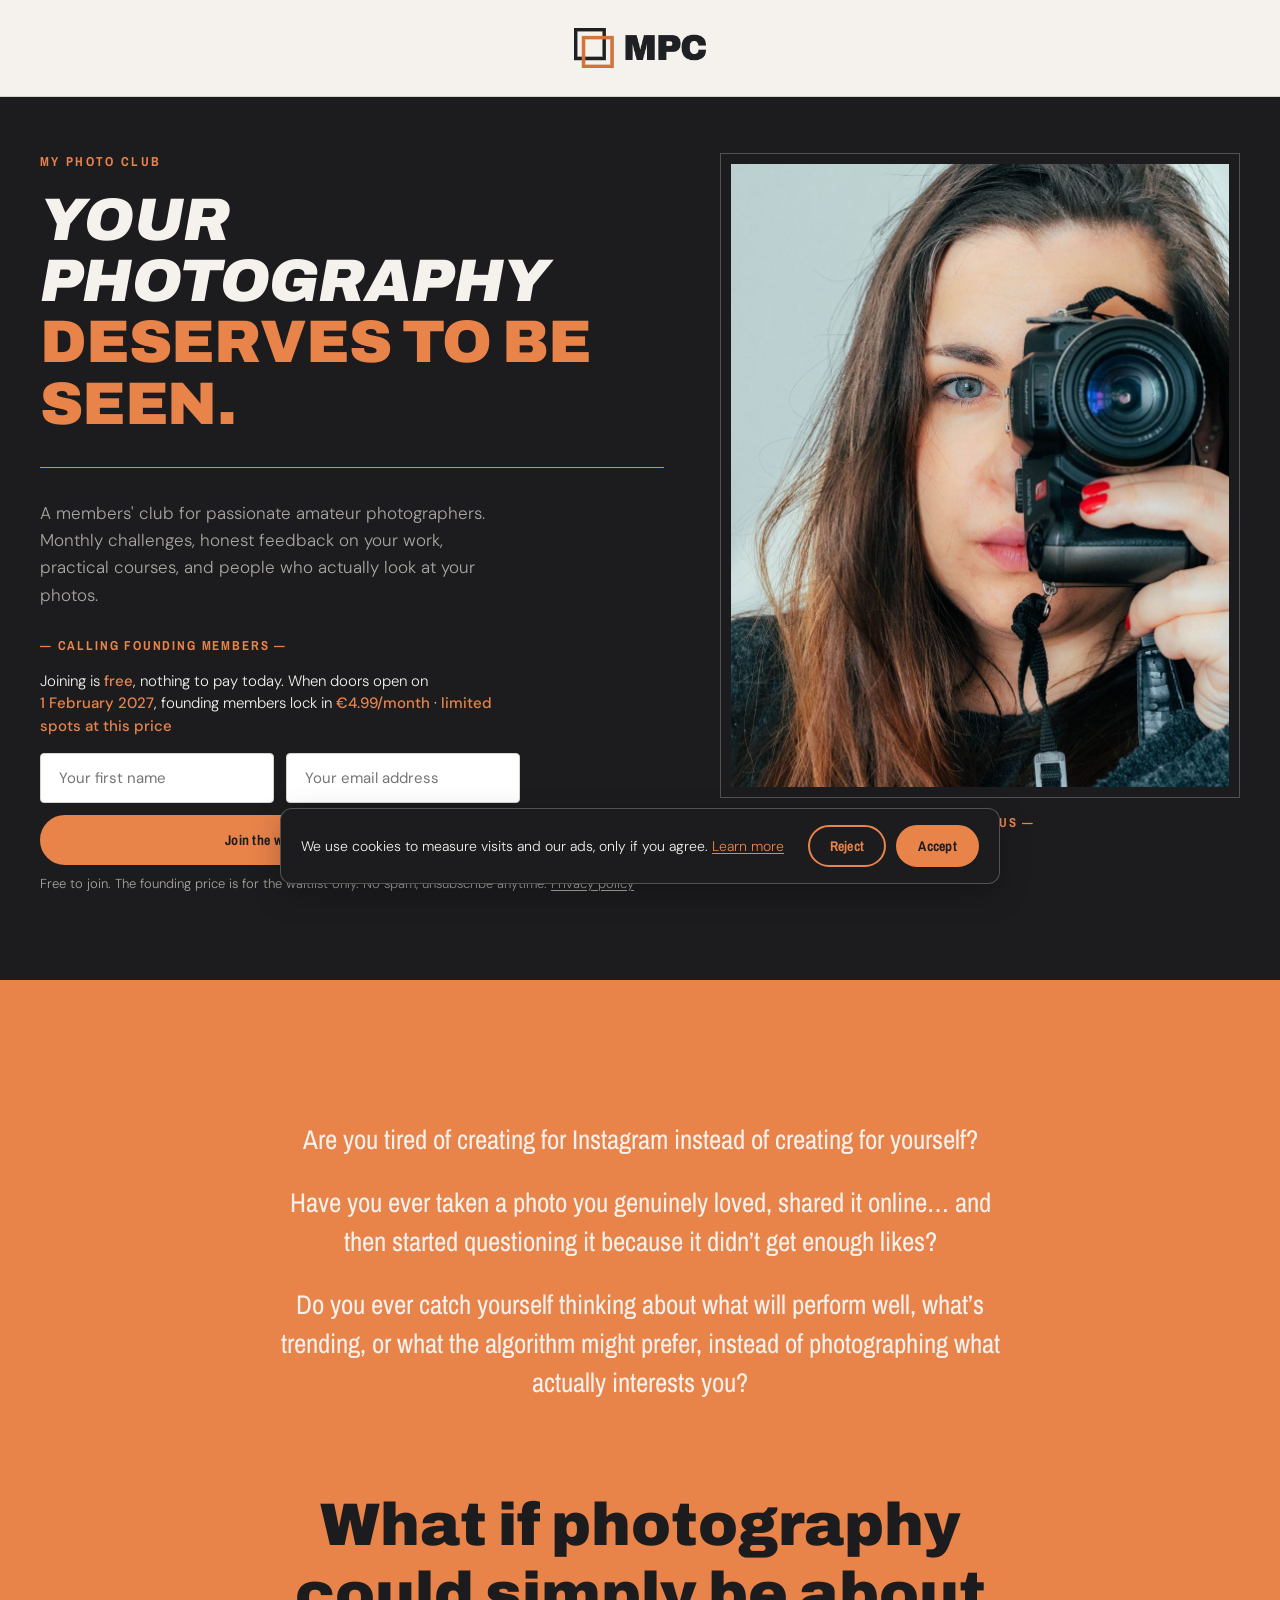
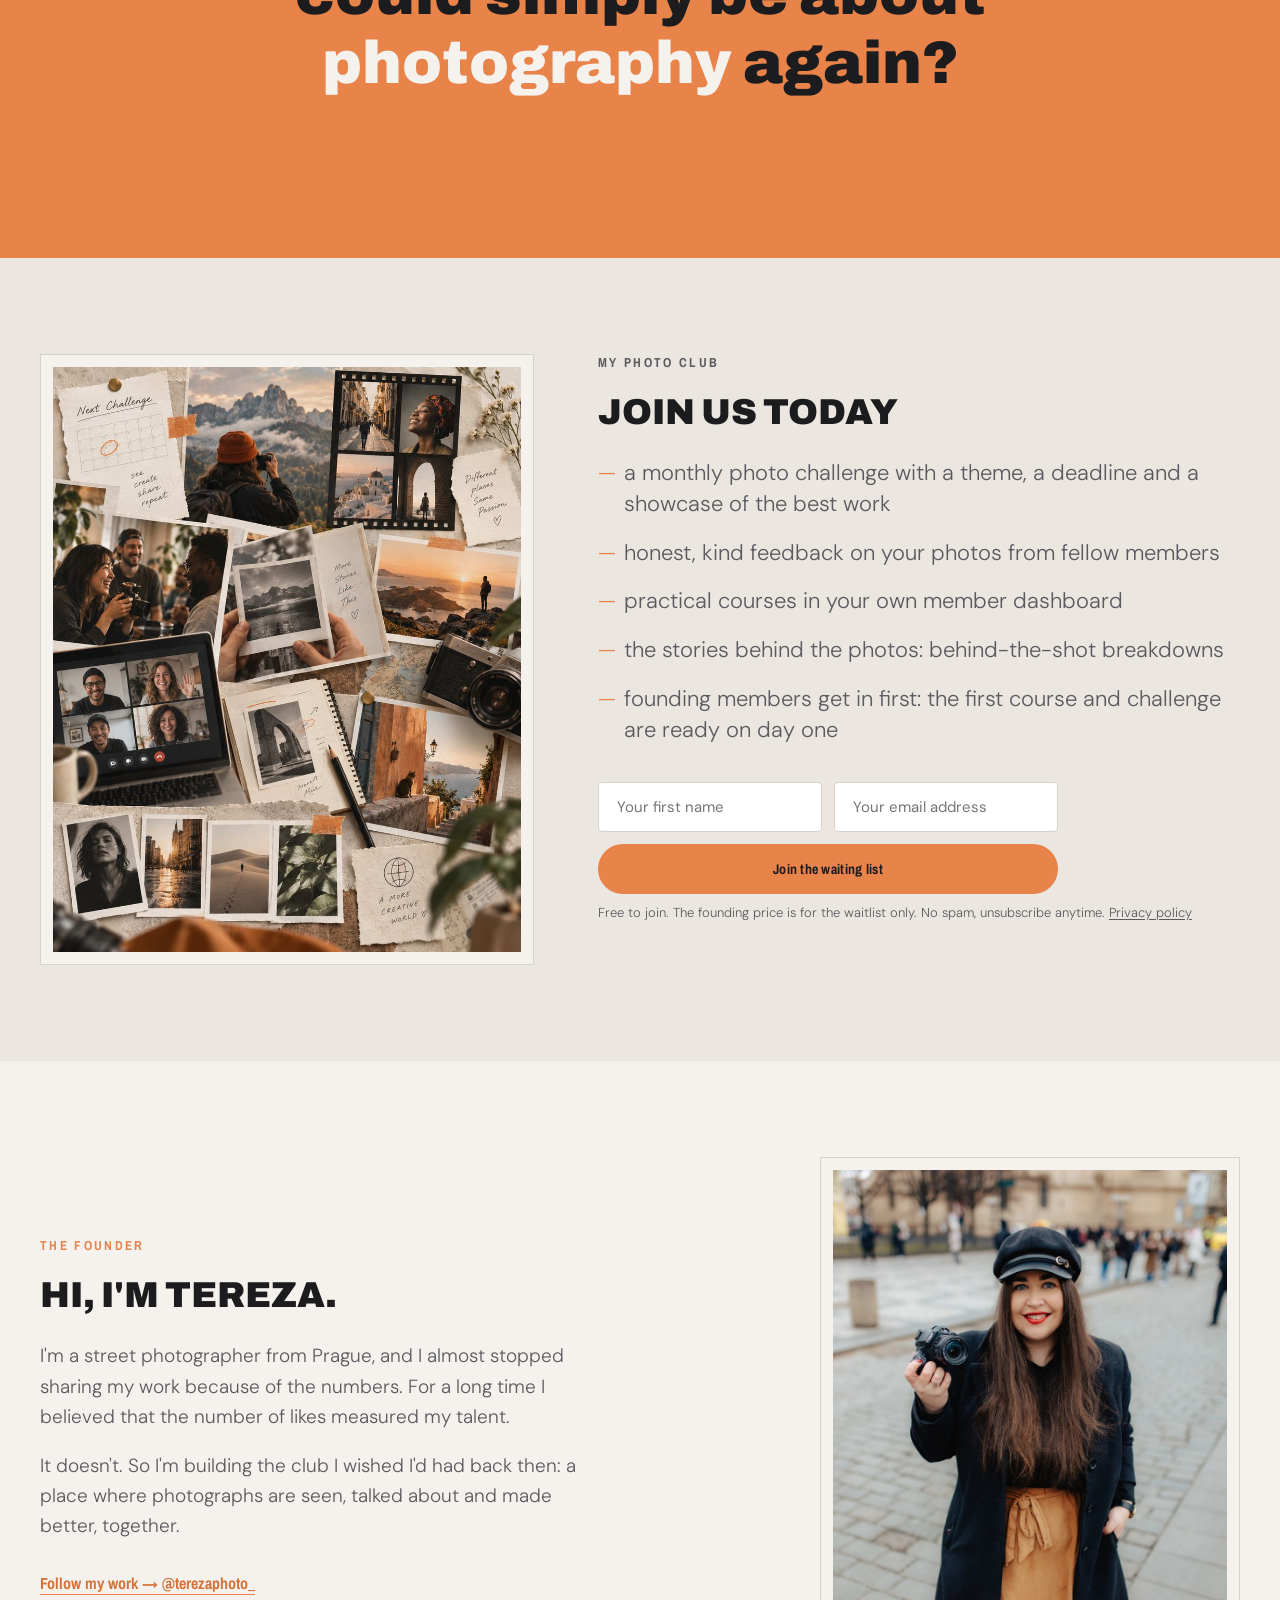
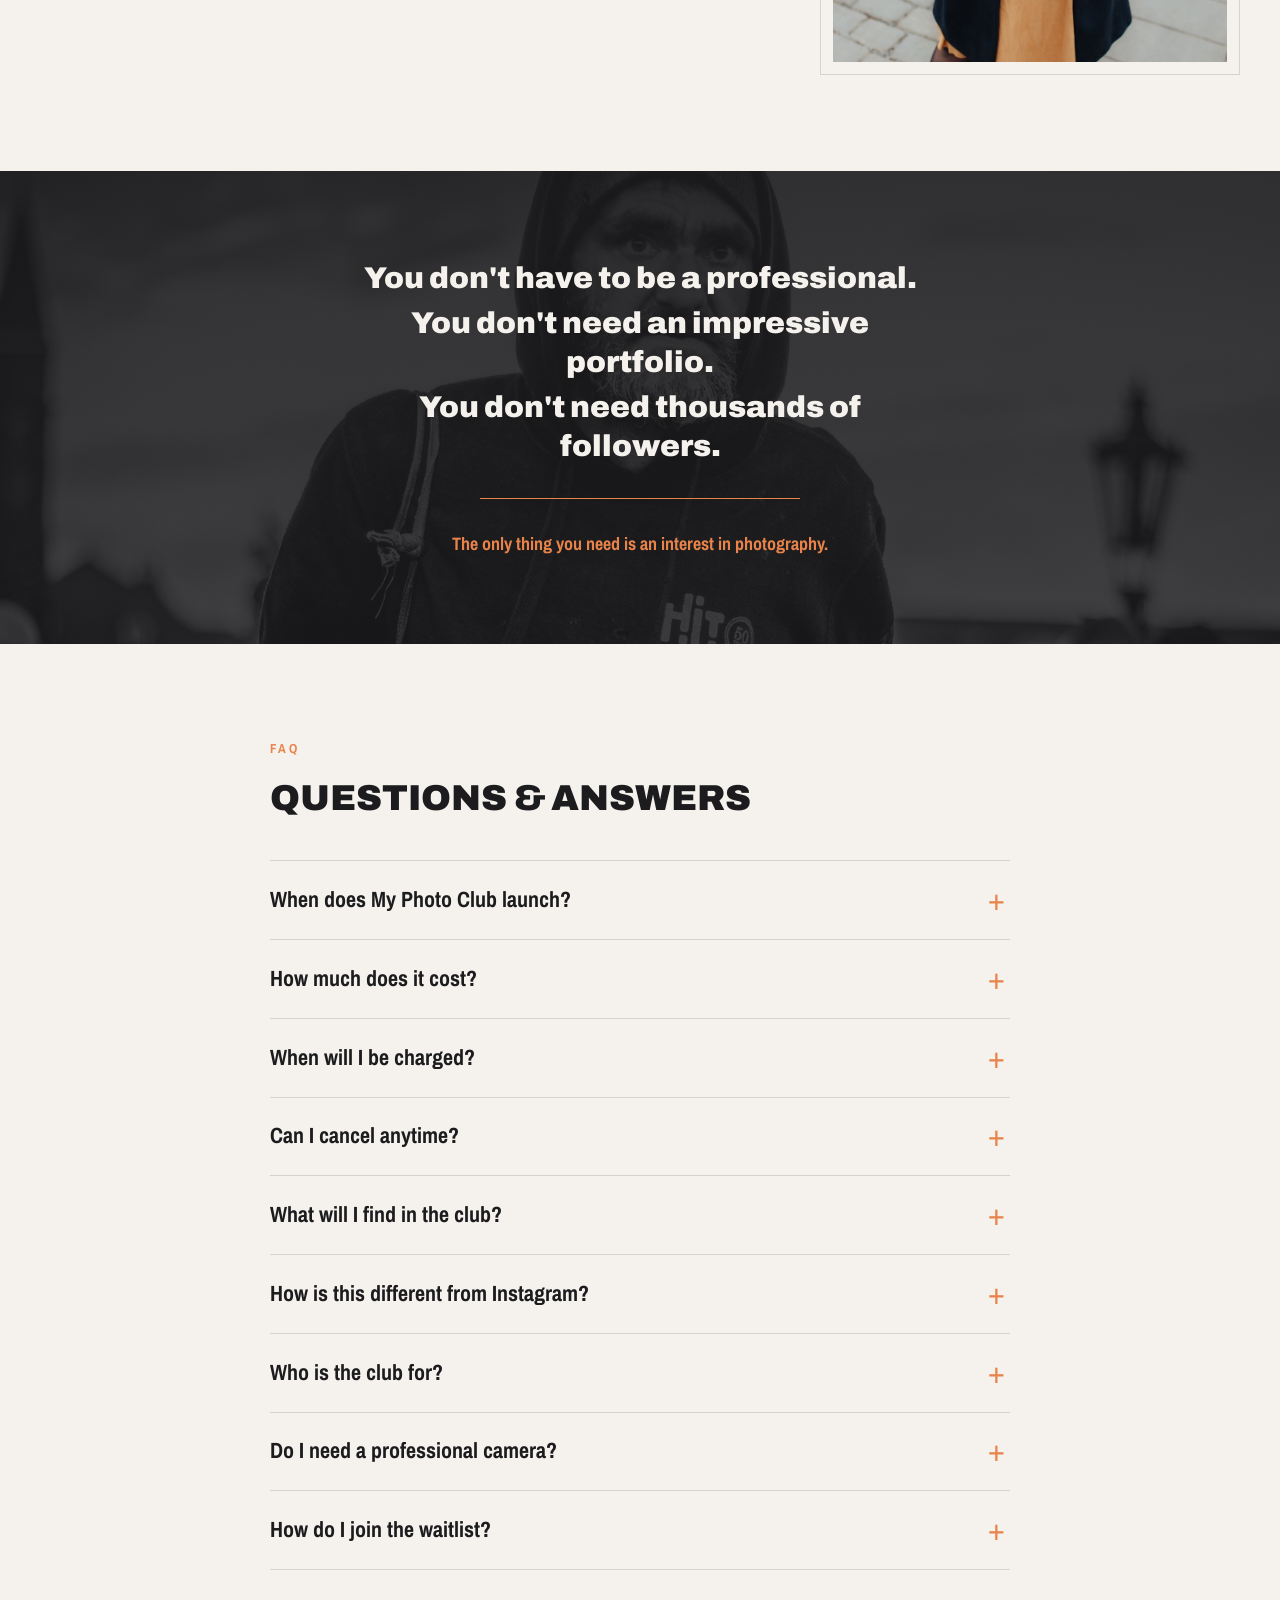
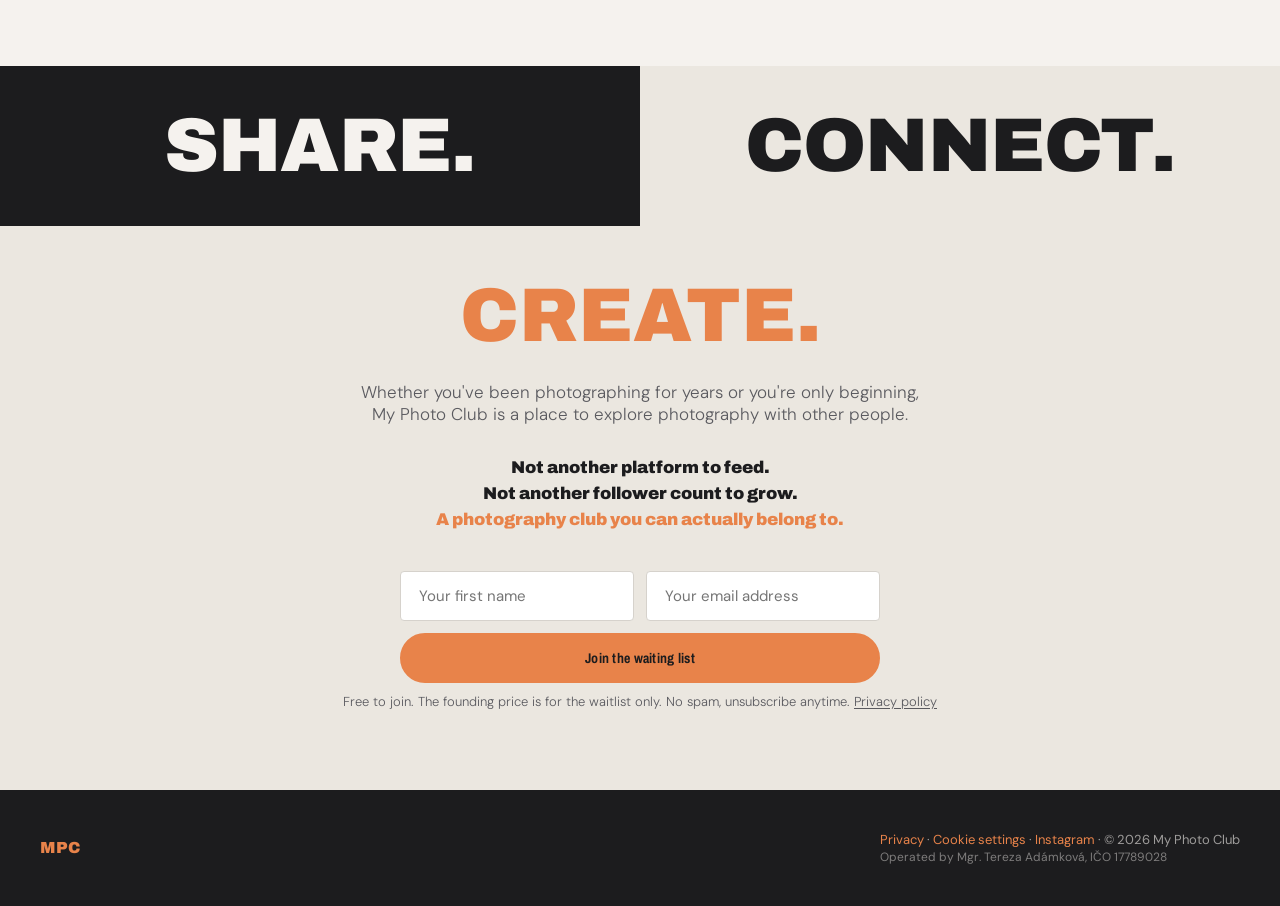
<file: index.html>
<!DOCTYPE html>
<html lang="en">
<head>
<!-- Consent Mode v2 defaults: must run before GTM -->
<script>
window.dataLayer=window.dataLayer||[];function gtag(){dataLayer.push(arguments);}
(function(){var c=null;try{c=localStorage.getItem('mpc_consent');}catch(e){}
var s=c==='granted'?'granted':'denied';
gtag('consent','default',{ad_storage:s,ad_user_data:s,ad_personalization:s,analytics_storage:s,wait_for_update:500});})();
</script>
<!-- Google Tag Manager -->
<script>(function(w,d,s,l,i){w[l]=w[l]||[];w[l].push({'gtm.start':
new Date().getTime(),event:'gtm.js'});var f=d.getElementsByTagName(s)[0],
j=d.createElement(s),dl=l!='dataLayer'?'&l='+l:'';j.async=true;j.src=
'https://www.googletagmanager.com/gtm.js?id='+i+dl;f.parentNode.insertBefore(j,f);
})(window,document,'script','dataLayer','GTM-MCFZTZ5Z');</script>
<!-- End Google Tag Manager -->
<meta charset="UTF-8">
<meta name="viewport" content="width=device-width, initial-scale=1.0">
<title>My Photo Club — Photography is better together.</title>
<link rel="preconnect" href="https://fonts.googleapis.com">
<link rel="preconnect" href="https://fonts.gstatic.com" crossorigin>
<link href="https://fonts.googleapis.com/css2?family=Archivo:ital,wght@0,400;0,700;0,900;1,700;1,900&family=Archivo+Narrow:wght@400;500;700&family=DM+Sans:wght@300;400;500&display=swap" rel="stylesheet">
<meta name="description" content="My Photo Club is a members' club for passionate amateur photographers: monthly challenges, honest feedback on your work and practical courses. No likes race, no algorithm. Founding doors open 1 February 2027.">
<meta property="og:type" content="website">
<meta property="og:url" content="https://myphotoclub.art/">
<meta property="og:title" content="My Photo Club: photography is better together">
<meta property="og:description" content="A members' club for passionate amateur photographers. Monthly challenges, honest feedback, practical courses. Limited founding spots, doors open 1 February 2027.">
<meta property="og:image" content="https://myphotoclub.art/assets/og-image.jpg">
<meta property="og:image:width" content="1200">
<meta property="og:image:height" content="630">
<meta name="twitter:card" content="summary_large_image">
<link rel="icon" type="image/svg+xml" href="assets/favicon.svg">
<link rel="icon" type="image/png" href="assets/favicon.png">
<link rel="apple-touch-icon" href="assets/favicon.png">
<link rel="stylesheet" href="styles.css?v=15">
</head>
<body>
<!-- Google Tag Manager (noscript) -->
<noscript><iframe src="https://www.googletagmanager.com/ns.html?id=GTM-MCFZTZ5Z"
height="0" width="0" style="display:none;visibility:hidden"></iframe></noscript>
<!-- End Google Tag Manager (noscript) -->

<header class="site-header">
  <div class="container header-inner">
    <a href="#" class="logo">
      <img src="assets/mpc-logo-mark.png" alt="My Photo Club" class="logo-img">
    </a>
  </div>
</header>

<main>
  <!-- HERO -->
  <section class="hero">
    <div class="container hero-inner">
      <div class="hero-copy">
        <span class="tag-label">MY PHOTO CLUB</span>

        <h1 class="hero-title">YOUR PHOTOGRAPHY<br><span class="accent">DESERVES TO BE SEEN.</span></h1>

        <div class="hero-rule"></div>

        <p class="hero-lead">A members' club for passionate amateur photographers. Monthly challenges,
          honest feedback on your work, practical courses, and people who actually look at your photos.</p>

        <p class="calling-label">— CALLING FOUNDING MEMBERS —</p>
        <p class="founding-offer">Joining is <strong>free</strong>, nothing to pay today. When doors open on <strong>1&nbsp;February&nbsp;2027</strong>, founding members lock in <strong>€4.99/month</strong> · <strong>limited spots at this price</strong></p>

        <form action="https://app.smartemailing.cz/public/web-forms-v2/display-form/696398-qbzz0gvlrqfsnov3qmaz330orb4lyc0ts9ywlldx9g8cag2803dhpxb764vvzbn1oh3yb4wv30zexoavu1uvty5e6c39ah9sw18w" method="post" id="se-webform-1" class="waitlist-form" data-waitlist-form novalidate>
          <label for="se-name-1" class="sr-only">Your first name</label>
          <input type="text" name="fields[df_name]" id="se-name-1" placeholder="Your first name" autocomplete="given-name" required>
          <label for="se-email-1" class="sr-only">Your email address</label>
          <input type="email" name="fields[df_emailaddress]" id="se-email-1" placeholder="Your email address" autocomplete="email" required>
          <input type="hidden" name="referrer" value="" data-se-referrer>
          <input type="hidden" name="sessionid" value="">
          <input type="hidden" name="sessionUid" value="">
          <input type="hidden" name="_do" value="webFormHtmlRenderer-webFormForm-submit">
          <button type="submit" name="_submit" value="JOIN THE WAITLIST" class="btn btn-solid">Join the waiting list</button>
        </form>
        <p class="form-note" id="formNote">Free to join. The founding price is for the waitlist only. No spam, unsubscribe anytime. <a href="privacy/" class="form-note-link">Privacy policy</a></p>
      </div>

      <div class="hero-media">
        <div class="hero-frame">
          <img src="assets/pics/photographer-camera-web.jpg" width="1000" height="1639" alt="A photographer looking through her camera">
        </div>
        <p class="dash-label">— ONE OF US —</p>
      </div>
    </div>
  </section>

  <!-- WHY MPC — questions + rhetorical statement, solid dark ground -->
  <section id="why" class="essay">
    <div class="container essay-inner">
      <div class="essay-top">
        <ul class="essay-questions">
          <li>Are you tired of creating for Instagram instead of creating for yourself?</li>
          <li>Have you ever taken a photo you genuinely loved, shared it online… and then started questioning it because it didn’t get enough likes?</li>
          <li>Do you ever catch yourself thinking about what will perform well, what’s trending, or what the algorithm might prefer, instead of photographing what actually interests you?</li>
        </ul>
      </div>

      <h2 class="essay-question">What if photography could simply be
        about <span class="accent">photography</span> again?</h2>
    </div>
  </section>

  <!-- COMMUNITY — the list, with a real member photo -->
  <section id="community" class="community">
    <div class="container community-inner">
      <div class="community-media">
        <div class="community-frame">
          <img src="assets/pics/community-web.jpg" width="900" height="1124" loading="lazy" alt="A club member exploring the city with her camera">
        </div>
      </div>

      <div class="community-copy">
        <p class="tag-label">MY PHOTO CLUB</p>
        <h2 class="community-title">JOIN US TODAY</h2>
        <ul class="community-list community-list--single">
          <li>a monthly photo challenge with a theme, a deadline and a showcase of the best work</li>
          <li>honest, kind feedback on your photos from fellow members</li>
          <li>practical courses in your own member dashboard</li>
          <li>the stories behind the photos: behind-the-shot breakdowns</li>
          <li>founding members get in first: the first course and challenge are ready on day one</li>
        </ul>

        <form action="https://app.smartemailing.cz/public/web-forms-v2/display-form/696398-qbzz0gvlrqfsnov3qmaz330orb4lyc0ts9ywlldx9g8cag2803dhpxb764vvzbn1oh3yb4wv30zexoavu1uvty5e6c39ah9sw18w" method="post" id="se-webform-2" class="waitlist-form waitlist-form--community" data-waitlist-form novalidate>
          <label for="se-name-2" class="sr-only">Your first name</label>
          <input type="text" name="fields[df_name]" id="se-name-2" placeholder="Your first name" autocomplete="given-name" required>
          <label for="se-email-2" class="sr-only">Your email address</label>
          <input type="email" name="fields[df_emailaddress]" id="se-email-2" placeholder="Your email address" autocomplete="email" required>
          <input type="hidden" name="referrer" value="" data-se-referrer>
          <input type="hidden" name="sessionid" value="">
          <input type="hidden" name="sessionUid" value="">
          <input type="hidden" name="_do" value="webFormHtmlRenderer-webFormForm-submit">
          <button type="submit" name="_submit" value="JOIN THE WAITLIST" class="btn btn-solid">Join the waiting list</button>
        </form>
        <p class="form-note form-note--dark" data-form-note>Free to join. The founding price is for the waitlist only. No spam, unsubscribe anytime. <a href="privacy/" class="form-note-link">Privacy policy</a></p>
      </div>
    </div>
  </section>

  <!-- FOUNDER — trust: a real person behind the club -->
  <section id="founder" class="founder">
    <div class="container founder-inner">
      <div class="founder-copy">
        <p class="tag-label tag-label--accent">THE FOUNDER</p>
        <h2 class="founder-title">HI, I'M TEREZA.</h2>
        <p class="founder-text">I'm a street photographer from Prague, and I almost stopped sharing my work
          because of the numbers. For a long time I believed that the number of likes measured my talent.</p>
        <p class="founder-text">It doesn't. So I'm building the club I wished I'd had back then: a place where
          photographs are seen, talked about and made better, together.</p>
        <a class="founder-link" href="https://www.instagram.com/terezaphoto_/" target="_blank" rel="noopener">Follow my work → @terezaphoto_</a>
      </div>
      <div class="founder-media">
        <div class="community-frame">
          <img src="assets/pics/founder-tereza.jpg" width="900" height="1350" loading="lazy" alt="Tereza, founder of My Photo Club, holding her camera in Prague's Old Town">
        </div>
      </div>
    </div>
  </section>

  <!-- BELONGING — triplet, dark, real street portrait -->
  <section class="belonging">
    <div class="belonging-bg" style="background-image:url('assets/pics/portrait-bw-01-web.jpg')"></div>
    <div class="belonging-overlay"></div>
    <div class="container belonging-inner">
      <p class="np-line np-line--light">You don't have to be a professional.</p>
      <p class="np-line np-line--light">You don't need an impressive portfolio.</p>
      <p class="np-line np-line--light">You don't need thousands of followers.</p>
      <div class="hero-rule hero-rule--center"></div>
      <p class="belonging-lead">The only thing you need is an interest in photography.</p>
    </div>
  </section>

  <!-- FAQ — accordion on cream ground -->
  <section id="faq" class="faq">
    <div class="container faq-inner">
      <p class="tag-label tag-label--accent">FAQ</p>
      <h2 class="faq-title">QUESTIONS &amp; ANSWERS</h2>

      <div class="faq-list">
        <details class="faq-item">
          <summary>When does My Photo Club launch?</summary>
          <p>Founding doors open on 1 February 2027, for people on the waitlist first. The number of spots at the founding price is limited.</p>
        </details>
        <details class="faq-item">
          <summary>How much does it cost?</summary>
          <p>Founding members pay €4.99/month, and that price stays locked in for as long as you remain a member. After the founding round, membership will be €7.99/month, with an annual plan that gives you one month free.</p>
        </details>
        <details class="faq-item">
          <summary>When will I be charged?</summary>
          <p>Only if you decide to join when the doors open. Joining the waitlist is free and doesn't commit you to anything.</p>
        </details>
        <details class="faq-item">
          <summary>Can I cancel anytime?</summary>
          <p>Yes. You can cancel anytime from your member dashboard.</p>
        </details>
        <details class="faq-item">
          <summary>What will I find in the club?</summary>
          <p>A monthly photo challenge, honest feedback on your photos, practical courses in your member dashboard and behind-the-shot stories. Founding members get the first course and challenge from day one.</p>
        </details>
        <details class="faq-item">
          <summary>How is this different from Instagram?</summary>
          <p>There's no likes race and no algorithm deciding who sees your work. Your photos are seen by people who care about photography, and the feedback is about the craft, not the numbers.</p>
        </details>
        <details class="faq-item">
          <summary>Who is the club for?</summary>
          <p>For anyone who loves photography, whether you're just starting out or already more experienced.</p>
        </details>
        <details class="faq-item">
          <summary>Do I need a professional camera?</summary>
          <p>No. Any camera works, and so does a phone, as long as you take photography seriously.</p>
        </details>
        <details class="faq-item">
          <summary>How do I join the waitlist?</summary>
          <p>Fill in <a href="#waitlist-cta">the form</a> with your first name and email. You'll get an email as soon as the founding doors open.</p>
        </details>
      </div>
    </div>
  </section>

  <!-- FINALE — Share Connect Create + closing CTA -->
  <section id="waitlist-cta" class="cta-section">
    <div class="cta-split">
      <div class="cta-half cta-half--dark">
        <span class="cta-word">SHARE.</span>
      </div>
      <div class="cta-half cta-half--light">
        <span class="cta-word cta-word--dark">CONNECT.</span>
      </div>
    </div>
    <div class="container cta-inner">
      <p class="cta-create">CREATE.</p>
      <p class="cta-sub">Whether you've been photographing for years or you're only beginning,
        My Photo Club is a place to explore photography with other people.</p>

      <div class="cta-negatives">
        <p class="np-line np-line--small">Not another platform to feed.</p>
        <p class="np-line np-line--small">Not another follower count to grow.</p>
        <p class="np-line np-line--small np-line--accent">A photography club you can actually belong to.</p>
      </div>

      <form action="https://app.smartemailing.cz/public/web-forms-v2/display-form/696398-qbzz0gvlrqfsnov3qmaz330orb4lyc0ts9ywlldx9g8cag2803dhpxb764vvzbn1oh3yb4wv30zexoavu1uvty5e6c39ah9sw18w" method="post" id="se-webform-3" class="waitlist-form waitlist-form--cta" data-waitlist-form novalidate>
        <label for="se-name-3" class="sr-only">Your first name</label>
        <input type="text" name="fields[df_name]" id="se-name-3" placeholder="Your first name" autocomplete="given-name" required>
        <label for="se-email-3" class="sr-only">Your email address</label>
        <input type="email" name="fields[df_emailaddress]" id="se-email-3" placeholder="Your email address" autocomplete="email" required>
        <input type="hidden" name="referrer" value="" data-se-referrer>
        <input type="hidden" name="sessionid" value="">
        <input type="hidden" name="sessionUid" value="">
        <input type="hidden" name="_do" value="webFormHtmlRenderer-webFormForm-submit">
        <button type="submit" name="_submit" value="JOIN THE WAITLIST" class="btn btn-solid">Join the waiting list</button>
      </form>
      <p class="form-note form-note--dark" data-form-note>Free to join. The founding price is for the waitlist only. No spam, unsubscribe anytime. <a href="privacy/" class="form-note-link">Privacy policy</a></p>
    </div>
  </section>
</main>

<footer class="site-footer">
  <div class="container footer-inner">
    <span class="logo-text logo-text--footer">MPC</span>
    <p><a href="privacy/" class="footer-link">Privacy</a> · <a href="#" class="footer-link" data-cookie-settings>Cookie settings</a> · <a href="https://www.instagram.com/myphotoclub.art/" target="_blank" rel="noopener" class="footer-link">Instagram</a> · &copy; 2026 My Photo Club<br><span class="footer-imprint">Operated by Mgr. Tereza Adámková, IČO 17789028</span></p>
  </div>
</footer>

<script src="script.js?v=6"></script>
<script src="consent.js?v=1" data-root=""></script>
</body>
</html>
</file>
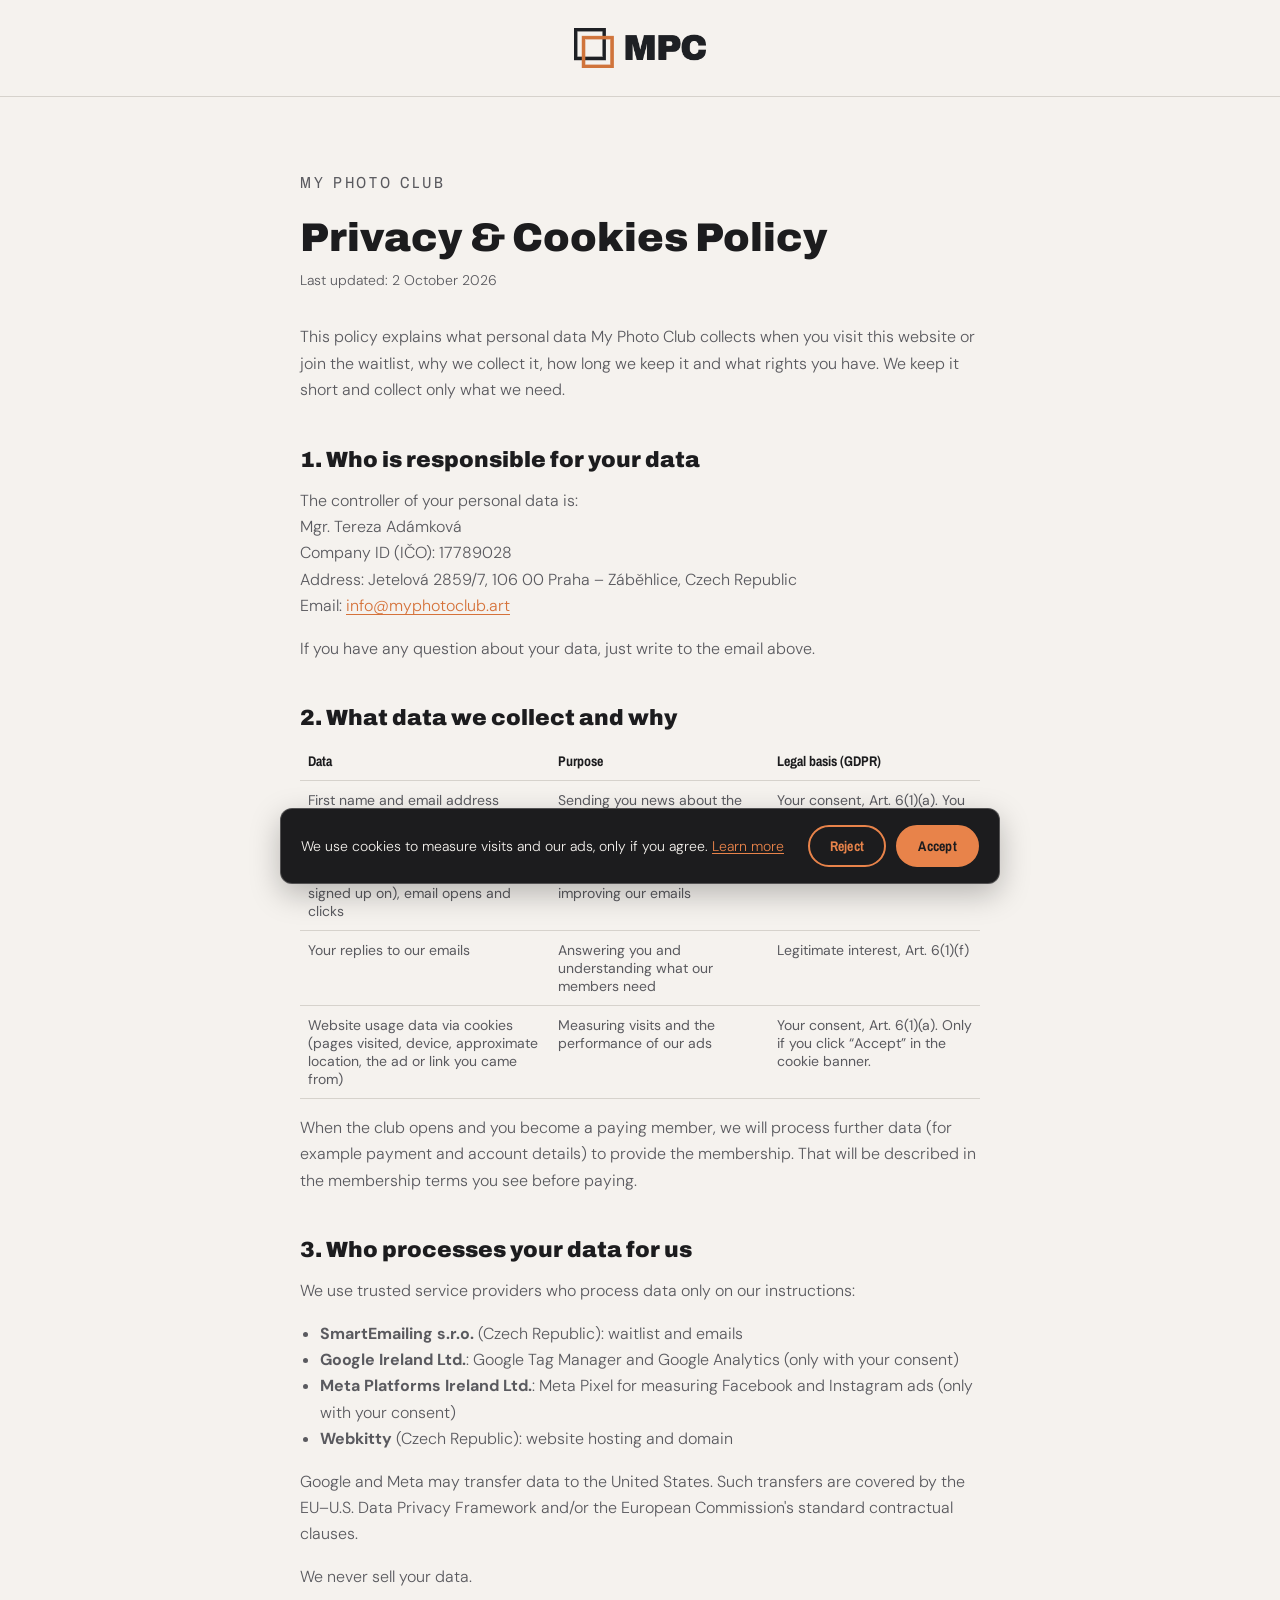
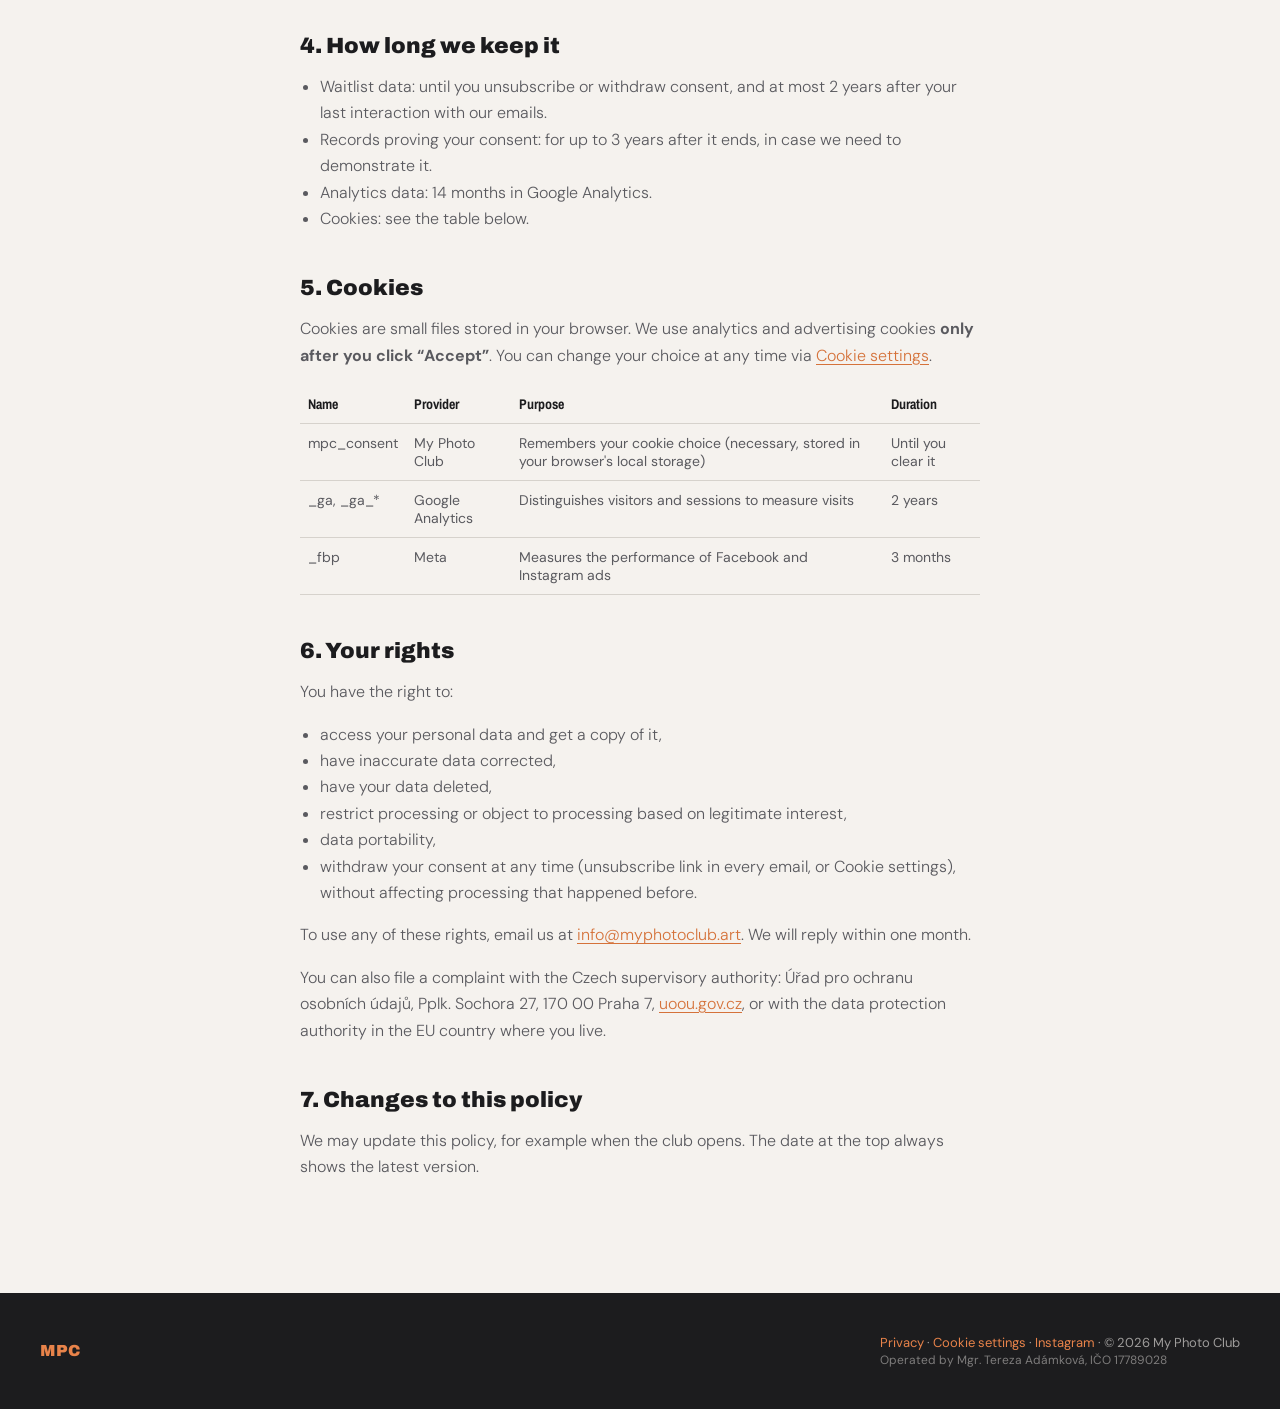
<file: privacy/index.html>
<!DOCTYPE html>
<html lang="en">
<head>
<!-- Consent Mode v2 defaults: must run before GTM -->
<script>
window.dataLayer=window.dataLayer||[];function gtag(){dataLayer.push(arguments);}
(function(){var c=null;try{c=localStorage.getItem('mpc_consent');}catch(e){}
var s=c==='granted'?'granted':'denied';
gtag('consent','default',{ad_storage:s,ad_user_data:s,ad_personalization:s,analytics_storage:s,wait_for_update:500});})();
</script>
<!-- Google Tag Manager -->
<script>(function(w,d,s,l,i){w[l]=w[l]||[];w[l].push({'gtm.start':
new Date().getTime(),event:'gtm.js'});var f=d.getElementsByTagName(s)[0],
j=d.createElement(s),dl=l!='dataLayer'?'&l='+l:'';j.async=true;j.src=
'https://www.googletagmanager.com/gtm.js?id='+i+dl;f.parentNode.insertBefore(j,f);
})(window,document,'script','dataLayer','GTM-MCFZTZ5Z');</script>
<!-- End Google Tag Manager -->
<meta charset="UTF-8">
<meta name="viewport" content="width=device-width, initial-scale=1.0">
<title>Privacy &amp; Cookies — My Photo Club</title>
<meta name="description" content="How My Photo Club collects, uses and protects your personal data and which cookies the website uses.">
<link rel="preconnect" href="https://fonts.googleapis.com">
<link rel="preconnect" href="https://fonts.gstatic.com" crossorigin>
<link href="https://fonts.googleapis.com/css2?family=Archivo:ital,wght@0,400;0,700;0,900;1,700;1,900&family=Archivo+Narrow:wght@400;500;700&family=DM+Sans:wght@300;400;500&display=swap" rel="stylesheet">
<link rel="icon" type="image/svg+xml" href="../assets/favicon.svg">
<link rel="icon" type="image/png" href="../assets/favicon.png">
<link rel="apple-touch-icon" href="../assets/favicon.png">
<link rel="stylesheet" href="../styles.css?v=15">
</head>
<body>
<!-- Google Tag Manager (noscript) -->
<noscript><iframe src="https://www.googletagmanager.com/ns.html?id=GTM-MCFZTZ5Z"
height="0" width="0" style="display:none;visibility:hidden"></iframe></noscript>
<!-- End Google Tag Manager (noscript) -->

<header class="site-header">
  <div class="container header-inner">
    <a href="../" class="logo">
      <img src="../assets/mpc-logo-mark.png" alt="My Photo Club" class="logo-img">
    </a>
  </div>
</header>

<main class="legal">
  <div class="container legal-inner">
    <p class="tag-label tag-label--accent">MY PHOTO CLUB</p>
    <h1>Privacy &amp; Cookies Policy</h1>
    <p class="legal-updated">Last updated: 2 October 2026</p>

    <p>This policy explains what personal data My Photo Club collects when you visit this website or join the waitlist, why we collect it, how long we keep it and what rights you have. We keep it short and collect only what we need.</p>

    <h2>1. Who is responsible for your data</h2>
    <p>The controller of your personal data is:<br>
      Mgr. Tereza Adámková<br>
      Company ID (IČO): 17789028<br>
      Address: Jetelová 2859/7, 106 00 Praha – Záběhlice, Czech Republic<br>
      Email: <a href="mailto:info@myphotoclub.art">info@myphotoclub.art</a></p>
    <p>If you have any question about your data, just write to the email above.</p>

    <h2>2. What data we collect and why</h2>
    <table class="legal-table">
      <thead><tr><th>Data</th><th>Purpose</th><th>Legal basis (GDPR)</th></tr></thead>
      <tbody>
        <tr><td>First name and email address (waitlist form)</td><td>Sending you news about the club's launch, the founding offer and related updates</td><td>Your consent, Art. 6(1)(a). You confirm it by clicking the link in the confirmation email.</td></tr>
        <tr><td>Signup details (date, the page you signed up on), email opens and clicks</td><td>Proving your consent and improving our emails</td><td>Legitimate interest, Art. 6(1)(f)</td></tr>
        <tr><td>Your replies to our emails</td><td>Answering you and understanding what our members need</td><td>Legitimate interest, Art. 6(1)(f)</td></tr>
        <tr><td>Website usage data via cookies (pages visited, device, approximate location, the ad or link you came from)</td><td>Measuring visits and the performance of our ads</td><td>Your consent, Art. 6(1)(a). Only if you click “Accept” in the cookie banner.</td></tr>
      </tbody>
    </table>
    <p>When the club opens and you become a paying member, we will process further data (for example payment and account details) to provide the membership. That will be described in the membership terms you see before paying.</p>

    <h2>3. Who processes your data for us</h2>
    <p>We use trusted service providers who process data only on our instructions:</p>
    <ul>
      <li><strong>SmartEmailing s.r.o.</strong> (Czech Republic): waitlist and emails</li>
      <li><strong>Google Ireland Ltd.</strong>: Google Tag Manager and Google Analytics (only with your consent)</li>
      <li><strong>Meta Platforms Ireland Ltd.</strong>: Meta Pixel for measuring Facebook and Instagram ads (only with your consent)</li>
      <li><strong>Webkitty</strong> (Czech Republic): website hosting and domain</li>
    </ul>
    <p>Google and Meta may transfer data to the United States. Such transfers are covered by the EU–U.S. Data Privacy Framework and/or the European Commission's standard contractual clauses.</p>
    <p>We never sell your data.</p>

    <h2>4. How long we keep it</h2>
    <ul>
      <li>Waitlist data: until you unsubscribe or withdraw consent, and at most 2 years after your last interaction with our emails.</li>
      <li>Records proving your consent: for up to 3 years after it ends, in case we need to demonstrate it.</li>
      <li>Analytics data: 14 months in Google Analytics.</li>
      <li>Cookies: see the table below.</li>
    </ul>

    <h2 id="cookies">5. Cookies</h2>
    <p>Cookies are small files stored in your browser. We use analytics and advertising cookies <strong>only after you click “Accept”</strong>. You can change your choice at any time via <a href="#" data-cookie-settings>Cookie settings</a>.</p>
    <table class="legal-table">
      <thead><tr><th>Name</th><th>Provider</th><th>Purpose</th><th>Duration</th></tr></thead>
      <tbody>
        <tr><td>mpc_consent</td><td>My Photo Club</td><td>Remembers your cookie choice (necessary, stored in your browser's local storage)</td><td>Until you clear it</td></tr>
        <tr><td>_ga, _ga_*</td><td>Google Analytics</td><td>Distinguishes visitors and sessions to measure visits</td><td>2 years</td></tr>
        <tr><td>_fbp</td><td>Meta</td><td>Measures the performance of Facebook and Instagram ads</td><td>3 months</td></tr>
      </tbody>
    </table>

    <h2>6. Your rights</h2>
    <p>You have the right to:</p>
    <ul>
      <li>access your personal data and get a copy of it,</li>
      <li>have inaccurate data corrected,</li>
      <li>have your data deleted,</li>
      <li>restrict processing or object to processing based on legitimate interest,</li>
      <li>data portability,</li>
      <li>withdraw your consent at any time (unsubscribe link in every email, or Cookie settings), without affecting processing that happened before.</li>
    </ul>
    <p>To use any of these rights, email us at <a href="mailto:info@myphotoclub.art">info@myphotoclub.art</a>. We will reply within one month.</p>
    <p>You can also file a complaint with the Czech supervisory authority: Úřad pro ochranu osobních údajů, Pplk. Sochora 27, 170 00 Praha 7, <a href="https://uoou.gov.cz" target="_blank" rel="noopener">uoou.gov.cz</a>, or with the data protection authority in the EU country where you live.</p>

    <h2>7. Changes to this policy</h2>
    <p>We may update this policy, for example when the club opens. The date at the top always shows the latest version.</p>
  </div>
</main>

<footer class="site-footer">
  <div class="container footer-inner">
    <span class="logo-text logo-text--footer">MPC</span>
    <p><a href="../privacy/" class="footer-link">Privacy</a> · <a href="#" class="footer-link" data-cookie-settings>Cookie settings</a> · <a href="https://www.instagram.com/myphotoclub.art/" target="_blank" rel="noopener" class="footer-link">Instagram</a> · &copy; 2026 My Photo Club<br><span class="footer-imprint">Operated by Mgr. Tereza Adámková, IČO 17789028</span></p>
  </div>
</footer>

<script src="../consent.js?v=1" data-root="../"></script>
</body>
</html>
</file>
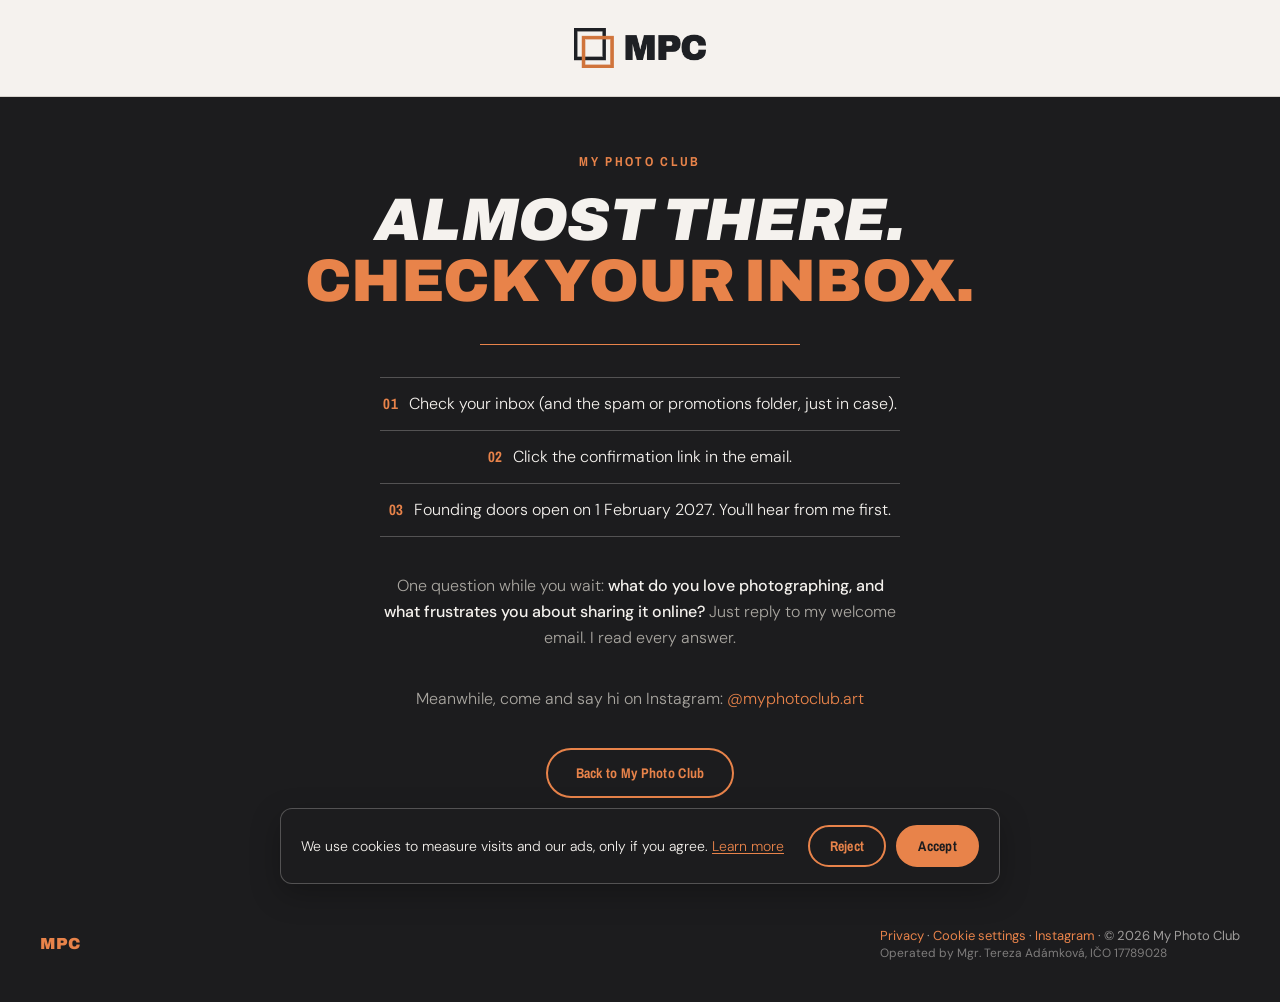
<file: thank-you/index.html>
<!DOCTYPE html>
<html lang="en">
<head>
<!-- Consent Mode v2 defaults: must run before GTM -->
<script>
window.dataLayer=window.dataLayer||[];function gtag(){dataLayer.push(arguments);}
(function(){var c=null;try{c=localStorage.getItem('mpc_consent');}catch(e){}
var s=c==='granted'?'granted':'denied';
gtag('consent','default',{ad_storage:s,ad_user_data:s,ad_personalization:s,analytics_storage:s,wait_for_update:500});})();
</script>
<!-- Google Tag Manager -->
<script>(function(w,d,s,l,i){w[l]=w[l]||[];w[l].push({'gtm.start':
new Date().getTime(),event:'gtm.js'});var f=d.getElementsByTagName(s)[0],
j=d.createElement(s),dl=l!='dataLayer'?'&l='+l:'';j.async=true;j.src=
'https://www.googletagmanager.com/gtm.js?id='+i+dl;f.parentNode.insertBefore(j,f);
})(window,document,'script','dataLayer','GTM-MCFZTZ5Z');</script>
<!-- End Google Tag Manager -->
<meta charset="UTF-8">
<meta name="viewport" content="width=device-width, initial-scale=1.0">
<title>Thank you — My Photo Club</title>
<meta name="robots" content="noindex">
<link rel="preconnect" href="https://fonts.googleapis.com">
<link rel="preconnect" href="https://fonts.gstatic.com" crossorigin>
<link href="https://fonts.googleapis.com/css2?family=Archivo:ital,wght@0,400;0,700;0,900;1,700;1,900&family=Archivo+Narrow:wght@400;500;700&family=DM+Sans:wght@300;400;500&display=swap" rel="stylesheet">
<link rel="icon" type="image/svg+xml" href="../assets/favicon.svg">
<link rel="icon" type="image/png" href="../assets/favicon.png">
<link rel="apple-touch-icon" href="../assets/favicon.png">
<link rel="stylesheet" href="../styles.css?v=15">
</head>
<body>
<!-- Google Tag Manager (noscript) -->
<noscript><iframe src="https://www.googletagmanager.com/ns.html?id=GTM-MCFZTZ5Z"
height="0" width="0" style="display:none;visibility:hidden"></iframe></noscript>
<!-- End Google Tag Manager (noscript) -->

<header class="site-header">
  <div class="container header-inner">
    <a href="../" class="logo">
      <img src="../assets/mpc-logo-mark.png" alt="My Photo Club" class="logo-img">
    </a>
  </div>
</header>

<main>
  <section class="hero thanks">
    <div class="container thanks-inner">
      <span class="tag-label">MY PHOTO CLUB</span>

      <h1 class="hero-title">ALMOST THERE.<br><span class="accent">CHECK YOUR INBOX.</span></h1>

      <div class="hero-rule hero-rule--center"></div>

      <ol class="thanks-steps">
        <li><span class="thanks-num">01</span>Check your inbox (and the spam or promotions folder, just in case).</li>
        <li><span class="thanks-num">02</span>Click the confirmation link in the email.</li>
        <li><span class="thanks-num">03</span>Founding doors open on 1 February 2027. You'll hear from me first.</li>
      </ol>

      <p class="thanks-ask">One question while you wait: <strong>what do you love photographing, and what frustrates you about sharing it online?</strong> Just reply to my welcome email. I read every answer.</p>

      <p class="thanks-ask">Meanwhile, come and say hi on Instagram: <a href="https://www.instagram.com/myphotoclub.art/" target="_blank" rel="noopener" class="footer-link">@myphotoclub.art</a></p>

      <a href="../" class="btn btn-outline">Back to My Photo Club</a>
    </div>
  </section>
</main>

<footer class="site-footer">
  <div class="container footer-inner">
    <span class="logo-text logo-text--footer">MPC</span>
    <p><a href="../privacy/" class="footer-link">Privacy</a> · <a href="#" class="footer-link" data-cookie-settings>Cookie settings</a> · <a href="https://www.instagram.com/myphotoclub.art/" target="_blank" rel="noopener" class="footer-link">Instagram</a> · &copy; 2026 My Photo Club<br><span class="footer-imprint">Operated by Mgr. Tereza Adámková, IČO 17789028</span></p>
  </div>
</footer>

<script src="../consent.js?v=1" data-root="../"></script>
</body>
</html>
</file>
<file: styles.css>
:root {
  --surface: #f5f2ee;     /* cream ground */
  --surface-2: #ebe7e0;   /* slightly darker cream */
  --ink: #1c1c1e;         /* near-black */
  --accent: #e8834a;      /* orange */
  --accent-deep: #d5723a;
  --supporting: #a9a6a0;  /* muted text on black */
  --supporting-dark: #5A5A5F; /* muted text on cream */
  --line: #d6d2cc;
  --line-dark: rgba(245,242,238,0.25);
  --white: #ffffff;
  --radius-sm: 4px;
  --radius-md: 12px;
  --radius-lg: 24px;
  --font-heading: 'Archivo', sans-serif;
  --font-heading-narrow: 'Archivo Narrow', sans-serif;
  --font-body: 'DM Sans', sans-serif;
}

* { box-sizing: border-box; }

html, body {
  margin: 0;
  padding: 0;
  background: var(--surface);
  color: var(--ink);
  font-family: var(--font-body);
  overflow-x: hidden;
}

.container {
  max-width: 1280px;
  margin: 0 auto;
  padding: 0 40px;
}

.sr-only {
  position: absolute;
  width: 1px; height: 1px;
  overflow: hidden;
  clip: rect(0 0 0 0);
}

a { color: inherit; text-decoration: none; }
h1, h2, h3, h4 { margin: 0; }
.accent { color: var(--accent); font-style: normal; }

/* Shared poster elements */
.tag-label {
  display: block;
  font-family: var(--font-heading-narrow);
  font-weight: 700;
  font-size: 13px;
  letter-spacing: 0.18em;
  text-transform: uppercase;
  color: var(--supporting-dark);
  margin: 0 0 20px;
}
.tag-label--accent { color: var(--accent); }
.dash-label {
  font-family: var(--font-heading-narrow);
  font-weight: 700;
  font-size: 13px;
  letter-spacing: 0.14em;
  text-transform: uppercase;
  color: var(--accent);
  text-align: center;
  margin: 16px 0 0;
}
.calling-label {
  font-family: var(--font-heading-narrow);
  font-weight: 700;
  font-size: 13px;
  letter-spacing: 0.14em;
  text-transform: uppercase;
  color: var(--accent);
  text-align: left;
  margin: 0 0 16px;
}
.hero-rule {
  height: 1px;
  background: var(--accent);
  border: none;
  margin: 32px 0;
  width: 100%;
}
.hero-rule--center { max-width: 320px; margin: 32px auto; }

/* Buttons */
.btn {
  display: inline-block;
  padding: 14px 28px;
  font-family: var(--font-heading-narrow);
  font-size: 14px;
  font-weight: 700;
  letter-spacing: 0.02em;
  border-radius: 999px;
  cursor: pointer;
  border: 2px solid transparent;
  white-space: nowrap;
}
.btn-outline {
  border-color: var(--accent);
  color: var(--accent);
  background: transparent;
}
.btn-outline:hover { background: var(--accent); color: var(--ink); }
.btn-solid {
  background: var(--accent);
  color: var(--ink);
  border-color: var(--accent);
}
.btn-solid:hover { background: var(--accent-deep); border-color: var(--accent-deep); }

/* Header */
.site-header {
  border-bottom: 1px solid var(--line);
  background: var(--surface);
  position: sticky;
  top: 0;
  z-index: 10;
}
.header-inner {
  display: flex;
  align-items: center;
  justify-content: center;
  padding-top: 28px;
  padding-bottom: 28px;
}
.logo { display: flex; align-items: center; justify-content: center; gap: 10px; }
.logo-img {
  height: 40px;
  width: auto;
  display: block;
  mix-blend-mode: multiply;
}
.logo-text {
  font-family: var(--font-heading);
  font-weight: 900;
  font-size: 20px;
  letter-spacing: 0.01em;
  color: var(--accent);
}
.main-nav {
  display: flex;
  gap: 32px;
  font-family: var(--font-heading-narrow);
  font-size: 15px;
}
.main-nav a:hover { color: var(--accent); }

/* Forms */
.waitlist-form {
  display: flex;
  flex-wrap: wrap;
  gap: 12px;
  max-width: 480px;
  margin-bottom: 10px;
}
.waitlist-form input[type="email"],
.waitlist-form input[type="text"] {
  flex: 1;
  min-width: 160px;
  padding: 14px 18px;
  border: 1px solid var(--line);
  border-radius: var(--radius-sm);
  background: var(--white);
  font-family: var(--font-body);
  font-size: 15px;
  color: var(--ink);
}
.waitlist-form input[type="email"]:focus,
.waitlist-form input[type="text"]:focus { outline: none; border-color: var(--accent); }
.waitlist-form.invalid input[type="email"],
.waitlist-form.invalid input[type="text"] { border-color: #c0392b; }
.waitlist-form .btn { flex: 1 0 auto; }
.form-note {
  font-family: var(--font-body);
  font-weight: 300;
  font-size: 13px;
  color: var(--supporting);
  margin: 0;
}
.form-note.success { color: #7fc79a; font-weight: 500; }
.form-note.error { color: #e88a7a; font-weight: 500; }
.form-note--dark { color: var(--supporting-dark); }
.waitlist-form--community { margin-top: 36px; max-width: 460px; }

/* ---------- HERO ---------- */
.hero { background: var(--ink); color: var(--surface); padding: 56px 0 88px; }
.hero-inner {
  display: grid;
  grid-template-columns: 1.2fr 1fr;
  gap: 56px;
  align-items: start;
}
.hero-copy .tag-label { color: var(--accent); }
.hero-questions {
  list-style: none;
  margin: 0 0 28px;
  padding: 0;
  display: flex;
  flex-direction: column;
  gap: 8px;
}
.hero-questions li {
  font-family: var(--font-heading-narrow);
  font-weight: 400;
  font-style: italic;
  font-size: 17px;
  line-height: 1.4;
  color: var(--supporting);
  max-width: 480px;
}
.hero-title {
  font-family: var(--font-heading);
  font-weight: 900;
  font-style: italic;
  font-size: 60px;
  line-height: 1.02;
  text-transform: uppercase;
  letter-spacing: -0.01em;
  color: var(--surface);
}
.hero-lead {
  font-weight: 300;
  font-size: 17px;
  line-height: 1.6;
  color: var(--supporting);
  margin: 0 0 28px;
  max-width: 460px;
}
.hero-media { width: 100%; }
.hero-frame { border: 1px solid var(--line-dark); padding: 10px; }
.hero-frame img { display: block; width: 100%; aspect-ratio: 4 / 5; object-fit: cover; object-position: center 10%; }

/* ---------- THANK YOU ---------- */
.thanks {
  display: flex;
  align-items: center;
  min-height: calc(100vh - 97px - 72px);
}
.thanks-inner { width: 100%; text-align: center; }
.thanks-inner .tag-label { color: var(--accent); }
.thanks-steps {
  list-style: none;
  margin: 0 auto 36px;
  padding: 0;
  max-width: 520px;
}
.thanks-steps li {
  padding: 14px 0;
  border-top: 1px solid var(--line-dark);
  font-weight: 300;
  font-size: 16px;
  line-height: 1.5;
  color: var(--surface);
}
.thanks-steps li:last-child { border-bottom: 1px solid var(--line-dark); }
.thanks-num {
  margin-right: 10px;
  font-family: var(--font-heading-narrow);
  font-weight: 700;
  font-size: 15px;
  letter-spacing: 0.04em;
  color: var(--accent);
}

/* ---------- ESSAY (why) ---------- */
.essay { position: relative; padding: 140px 0 160px; color: var(--ink); overflow: hidden; background: var(--accent); }
.essay-bg {
  position: absolute; inset: 0;
  background-size: cover;
  background-position: center 25%;
  filter: grayscale(70%);
}
.essay-overlay {
  position: absolute; inset: 0;
  background: linear-gradient(100deg, rgba(20,20,21,0.9) 0%, rgba(20,20,21,0.82) 45%, rgba(20,20,21,0.6) 100%);
}
.essay-inner { position: relative; z-index: 1; max-width: 980px; margin: 0 auto; text-align: center; }
.essay-top { max-width: 760px; margin: 0 auto 88px; }
.essay-eyebrow {
  font-family: var(--font-heading-narrow);
  font-weight: 700;
  font-size: 13px;
  letter-spacing: 0.24em;
  text-transform: uppercase;
  color: var(--accent);
  margin: 0 0 32px;
  text-align: center;
}
.essay-questions {
  list-style: none;
  margin: 0 auto;
  padding: 0;
  max-width: 720px;
  display: flex;
  flex-direction: column;
  align-items: center;
  gap: 24px;
}
.essay-questions li {
  display: flex;
  justify-content: center;
  gap: 10px;
  font-family: var(--font-heading-narrow);
  font-weight: 400;
  font-size: 27px;
  line-height: 1.45;
  color: var(--surface);
  text-align: center;
}
.essay .essay-question .accent { color: var(--surface); }
.essay-num { align-self: flex-start; }
.essay-num {
  flex-shrink: 0;
  font-family: var(--font-heading-narrow);
  font-weight: 700;
  font-size: 15px;
  letter-spacing: 0.04em;
  color: var(--accent);
}
.essay-question {
  font-family: var(--font-heading);
  font-weight: 900;
  font-size: 60px;
  line-height: 1.15;
  margin: 0 auto;
  max-width: 80%;
  text-align: center;
}

/* ---------- NO PRESSURE / BELONGING triplets ---------- */
.no-pressure, .belonging { padding: 88px 0; text-align: center; }
.no-pressure { background: var(--surface); }
.belonging { position: relative; background: var(--ink); color: var(--surface); overflow: hidden; }
.belonging-bg {
  position: absolute; inset: 0;
  background-size: cover;
  background-position: center 20%;
  filter: grayscale(40%);
}
.belonging-overlay {
  position: absolute; inset: 0;
  background: linear-gradient(180deg, rgba(28,28,30,0.9), rgba(28,28,30,0.82));
}
.belonging-inner { position: relative; z-index: 1; }
.no-pressure-inner, .belonging-inner { max-width: 640px; margin: 0 auto; }
.np-line {
  font-family: var(--font-heading);
  font-weight: 900;
  font-size: 30px;
  line-height: 1.3;
  margin: 0 0 6px;
  color: var(--ink);
}
.np-line--light { color: var(--surface); }
.np-line--small { font-size: 17px; margin-bottom: 4px; }
.np-line--accent { color: var(--accent); }
.np-lead {
  font-weight: 300;
  font-size: 18px;
  line-height: 1.6;
  color: var(--supporting-dark);
  margin: 0;
}
.belonging-lead {
  font-family: var(--font-heading-narrow);
  font-weight: 700;
  font-size: 18px;
  color: var(--accent);
  margin: 0;
}

/* ---------- COMMUNITY ---------- */
.community { padding: 96px 0; background: var(--surface-2); }
.community-inner {
  display: grid;
  grid-template-columns: 1fr 1.3fr;
  gap: 64px;
  align-items: start;
}
.community-frame { border: 1px solid var(--line); padding: 12px; background: var(--surface); }
.community-frame img { display: block; width: 100%; aspect-ratio: 4 / 5; object-fit: cover; }
.community-title {
  font-family: var(--font-heading);
  font-weight: 900;
  font-size: 36px;
  line-height: 1.2;
  margin: 0 0 24px;
}
.community-lead {
  font-family: var(--font-heading-narrow);
  font-weight: 700;
  font-size: 17px;
  margin: 0 0 16px;
}
.community-list {
  list-style: none;
  margin: 0;
  padding: 0;
  display: grid;
  grid-template-columns: 1fr 1fr;
  gap: 12px 32px;
}
.community-list--single {
  grid-template-columns: 1fr;
  gap: 18px;
}
.community-list li {
  position: relative;
  padding-left: 26px;
  font-weight: 300;
  font-size: 15px;
  line-height: 1.5;
  color: var(--supporting-dark);
}
.community-list--single li {
  font-size: 22px;
  line-height: 1.4;
}
.community-list li::before {
  content: "—";
  position: absolute;
  left: 0;
  color: var(--accent);
}

/* ---------- VOICES ---------- */
.voices { padding: 96px 0; background: var(--ink); color: var(--surface); }
.voices-inner {
  display: grid;
  grid-template-columns: 0.8fr 1.2fr;
  gap: 64px;
  align-items: center;
}
.voices-frame { border: 1px solid var(--line-dark); padding: 12px; }
.voices-frame img { display: block; width: 100%; aspect-ratio: 3 / 4; object-fit: cover; }
.voices-title {
  font-family: var(--font-heading);
  font-weight: 900;
  font-size: 32px;
  margin: 0 0 28px;
}
.voices-list { list-style: none; margin: 0; padding: 0; }
.voices-list li {
  font-family: var(--font-heading-narrow);
  font-style: italic;
  font-size: 19px;
  line-height: 1.5;
  color: var(--supporting);
  padding: 14px 0;
  border-top: 1px solid var(--line-dark);
}
.voices-list li:last-child { border-bottom: 1px solid var(--line-dark); }
.quote-glyph { color: var(--accent); font-family: var(--font-heading); font-weight: 900; margin-right: 4px; }

/* width/height attributes are for layout stability; let aspect-ratio drive the box */
.hero-frame img, .community-frame img { height: auto; }

/* ---------- FOUNDER ---------- */
.founder { padding: 96px 0; background: var(--surface); }
.founder-inner {
  display: grid;
  grid-template-columns: 1.3fr 1fr;
  gap: 64px;
  align-items: center;
}
.founder-title {
  font-family: var(--font-heading);
  font-weight: 900;
  font-size: 36px;
  line-height: 1.2;
  margin: 0 0 24px;
}
.founder-text {
  font-weight: 300;
  font-size: 19px;
  line-height: 1.6;
  color: var(--supporting-dark);
  margin: 0 0 18px;
  max-width: 560px;
}
.founder-link {
  display: inline-block;
  margin-top: 12px;
  font-family: var(--font-heading-narrow);
  font-weight: 700;
  font-size: 16px;
  color: var(--accent-deep);
  border-bottom: 1px solid var(--accent);
}
.founder-link:hover { color: var(--ink); }
.founder-media { max-width: 420px; justify-self: end; width: 100%; }
.founder-media img { aspect-ratio: 4 / 5; object-position: center 20%; }

/* Founding offer line in hero */
.founding-offer {
  font-weight: 300;
  font-size: 15px;
  line-height: 1.5;
  color: var(--surface);
  margin: 0 0 16px;
  max-width: 480px;
}
.founding-offer strong { font-weight: 500; color: var(--accent); }

/* Thank-you research question */
.thanks-ask {
  max-width: 520px;
  margin: 0 auto 36px;
  font-weight: 300;
  font-size: 16px;
  line-height: 1.6;
  color: var(--supporting);
}
.thanks-ask strong { color: var(--surface); font-weight: 500; }

.footer-link { color: var(--accent); }
.footer-imprint { font-size: 12px; opacity: 0.75; }
.footer-link:hover { text-decoration: underline; }

.form-note-link { color: inherit; text-decoration: underline; text-underline-offset: 2px; }

/* ---------- COOKIE BANNER ---------- */
.cookie-banner {
  position: fixed;
  left: 16px; right: 16px; bottom: 16px;
  z-index: 50;
  max-width: 720px;
  margin: 0 auto;
  display: flex;
  align-items: center;
  gap: 20px;
  padding: 16px 20px;
  background: var(--ink);
  color: var(--surface);
  border: 1px solid var(--line-dark);
  border-radius: var(--radius-md);
  box-shadow: 0 10px 30px rgba(0,0,0,0.25);
}
.cookie-banner[hidden] { display: none; }
.cookie-text { margin: 0; flex: 1; font-size: 14px; line-height: 1.5; font-weight: 300; }
.cookie-text a { color: var(--accent); text-decoration: underline; text-underline-offset: 2px; }
.cookie-actions { display: flex; gap: 10px; }
.cookie-btn { padding: 10px 20px; }
@media (max-width: 600px) {
  .cookie-banner { flex-direction: column; align-items: stretch; gap: 12px; }
  .cookie-actions .cookie-btn { flex: 1; }
}

/* ---------- LEGAL PAGE ---------- */
.legal { padding: 72px 0 96px; background: var(--surface); }
.legal-inner { max-width: 760px; }
.legal h1 { font-family: var(--font-heading); font-weight: 900; font-size: 40px; line-height: 1.15; margin: 0 0 8px; }
.legal h2 { font-family: var(--font-heading); font-weight: 900; font-size: 22px; margin: 44px 0 12px; }
.legal p, .legal li { font-weight: 300; font-size: 16px; line-height: 1.65; color: var(--supporting-dark); }
.legal ul { padding-left: 20px; }
.legal a { color: var(--accent-deep); text-decoration: underline; text-underline-offset: 3px; }
.legal-updated { font-size: 14px !important; margin: 0 0 32px; }
.legal-table { width: 100%; border-collapse: collapse; font-size: 14px; margin: 12px 0; }
.legal-table th, .legal-table td { text-align: left; padding: 10px 8px; border-bottom: 1px solid var(--line); vertical-align: top; color: var(--supporting-dark); }
.legal-table th { font-family: var(--font-heading-narrow); font-weight: 700; color: var(--ink); }
.legal-todo { background: #fde3d3; padding: 0 4px; border-radius: 3px; color: var(--ink); font-weight: 500; }
@media (max-width: 600px) { .legal h1 { font-size: 30px; } .legal-table { font-size: 13px; } }

/* ---------- FAQ ---------- */
.faq { padding: 96px 0; background: var(--surface); }
.faq-inner { max-width: 820px; }
.faq-title {
  font-family: var(--font-heading);
  font-weight: 900;
  font-size: 36px;
  line-height: 1.2;
  margin: 0 0 40px;
}
.faq-list { border-top: 1px solid var(--line); }
.faq-item { border-bottom: 1px solid var(--line); }
.faq-item summary {
  position: relative;
  list-style: none;
  cursor: pointer;
  padding: 24px 48px 24px 0;
  font-family: var(--font-heading-narrow);
  font-weight: 700;
  font-size: 22px;
  line-height: 1.35;
  color: var(--ink);
}
.faq-item summary::-webkit-details-marker { display: none; }
.faq-item summary::after {
  content: "+";
  position: absolute;
  right: 4px;
  top: 50%;
  transform: translateY(-50%);
  font-family: var(--font-heading);
  font-weight: 400;
  font-size: 30px;
  color: var(--accent);
  transition: transform 0.2s ease;
}
.faq-item[open] summary::after { transform: translateY(-50%) rotate(45deg); }
.faq-item summary:hover { color: var(--accent-deep); }
.faq-item summary:focus-visible { outline: 2px solid var(--accent); outline-offset: 4px; }
.faq-item p,
.faq-item ul {
  margin: 0 0 24px;
  max-width: 680px;
  font-weight: 300;
  font-size: 17px;
  line-height: 1.6;
  color: var(--supporting-dark);
}
.faq-item ul { list-style: none; padding: 0; }
.faq-item li { position: relative; padding-left: 26px; margin-bottom: 6px; }
.faq-item li::before { content: "—"; position: absolute; left: 0; color: var(--accent); }
.faq-item a { color: var(--accent-deep); text-decoration: underline; text-underline-offset: 3px; }

/* ---------- FINALE / CTA ---------- */
.cta-section { position: relative; }
.cta-split { display: grid; grid-template-columns: 1fr 1fr; min-height: 160px; }
.cta-half { display: flex; align-items: center; justify-content: center; padding: 0 24px; }
.cta-half--dark { background: var(--ink); }
.cta-half--light { background: var(--surface-2); }
.cta-word {
  font-family: var(--font-heading);
  font-weight: 900;
  font-size: clamp(34px, 6vw, 76px);
  letter-spacing: -0.01em;
  color: var(--surface);
  text-align: center;
}
.cta-word--dark { color: var(--ink); }
.cta-inner { text-align: center; padding: 48px 0 80px; background: var(--surface-2); }
.cta-create {
  font-family: var(--font-heading);
  font-weight: 900;
  font-size: clamp(34px, 6vw, 76px);
  color: var(--accent);
  margin: 0 0 24px;
}
.cta-sub {
  font-weight: 300;
  font-size: 17px;
  color: var(--supporting-dark);
  max-width: 560px;
  margin: 0 auto 32px;
}
.cta-negatives { margin-bottom: 40px; }
.waitlist-form--cta { margin: 0 auto 10px; justify-content: center; }

/* Footer */
.site-footer { background: var(--ink); color: rgba(245,242,238,0.6); padding: 28px 0; font-size: 13px; }
.footer-inner { display: flex; align-items: center; justify-content: space-between; }
.logo-text--footer { color: var(--accent); font-size: 16px; }

/* Scroll reveal */
.reveal {
  opacity: 0;
  transform: translateY(22px);
  transition: opacity 0.7s ease, transform 0.7s ease;
  will-change: opacity, transform;
}
.reveal-visible {
  opacity: 1;
  transform: none;
}
@media (prefers-reduced-motion: reduce) {
  .reveal { opacity: 1; transform: none; transition: none; }
}

/* Responsive */
@media (max-width: 960px) {
  .main-nav { display: none; }
  .container { padding: 0 24px; }
  .hero-inner { display: flex; flex-direction: column; gap: 0; }
  .hero-copy { display: contents; }
  .hero-copy .tag-label { order: 1; margin-bottom: 12px; }
  .hero-title { order: 2; font-size: 38px; margin-bottom: 20px; }
  .hero-media { order: 3; max-width: 240px; margin: 0 0 20px; }
  .hero-rule { order: 4; margin: 0 0 20px; }
  .hero-lead { order: 5; margin-bottom: 20px; }
  .calling-label { order: 6; margin-bottom: 12px; }
  .hero-copy form.waitlist-form { order: 7; margin-bottom: 10px; width: 100%; max-width: none; }
  .hero-copy .form-note { order: 8; }
  .thanks-inner .hero-title { font-size: 38px; }
  .thanks-inner .hero-rule { margin: 24px auto; max-width: 120px; }
  .essay-question { font-size: 32px; text-align: center; margin: 0 auto; }
  .essay-top { margin-bottom: 56px; }
  .community-inner { grid-template-columns: 1fr; gap: 32px; }
  .community-media { max-width: 320px; }
  .community-list { grid-template-columns: 1fr; }
  .founder { padding: 64px 0; }
  .founder-inner { grid-template-columns: 1fr; gap: 32px; }
  .founder-media { justify-self: start; max-width: 320px; order: -1; }
  .founder-title { font-size: 28px; }
  .founder-text { font-size: 17px; }
  .hero-copy .founding-offer { order: 7; margin-bottom: 12px; }
  .hero-copy form.waitlist-form { order: 8; }
  .hero-copy .form-note { order: 9; }
  .voices-inner { grid-template-columns: 1fr; gap: 32px; }
  .voices-media { max-width: 320px; }
  .waitlist-form { flex-direction: column; }
  .np-line { font-size: 22px; }
  .faq { padding: 64px 0; }
  .faq-title { font-size: 28px; margin-bottom: 28px; }
  .faq-item summary { font-size: 18px; padding: 20px 40px 20px 0; }
  .faq-item p, .faq-item ul { font-size: 16px; }
  .cta-split { grid-template-columns: 1fr; min-height: auto; }
  .cta-half { padding: 28px 24px; }
  .cta-word { font-size: clamp(30px, 12vw, 56px); }
  .footer-inner { flex-direction: column; align-items: flex-start; gap: 10px; }
  .footer-inner p { margin: 0; line-height: 1.8; }
}
</file>
